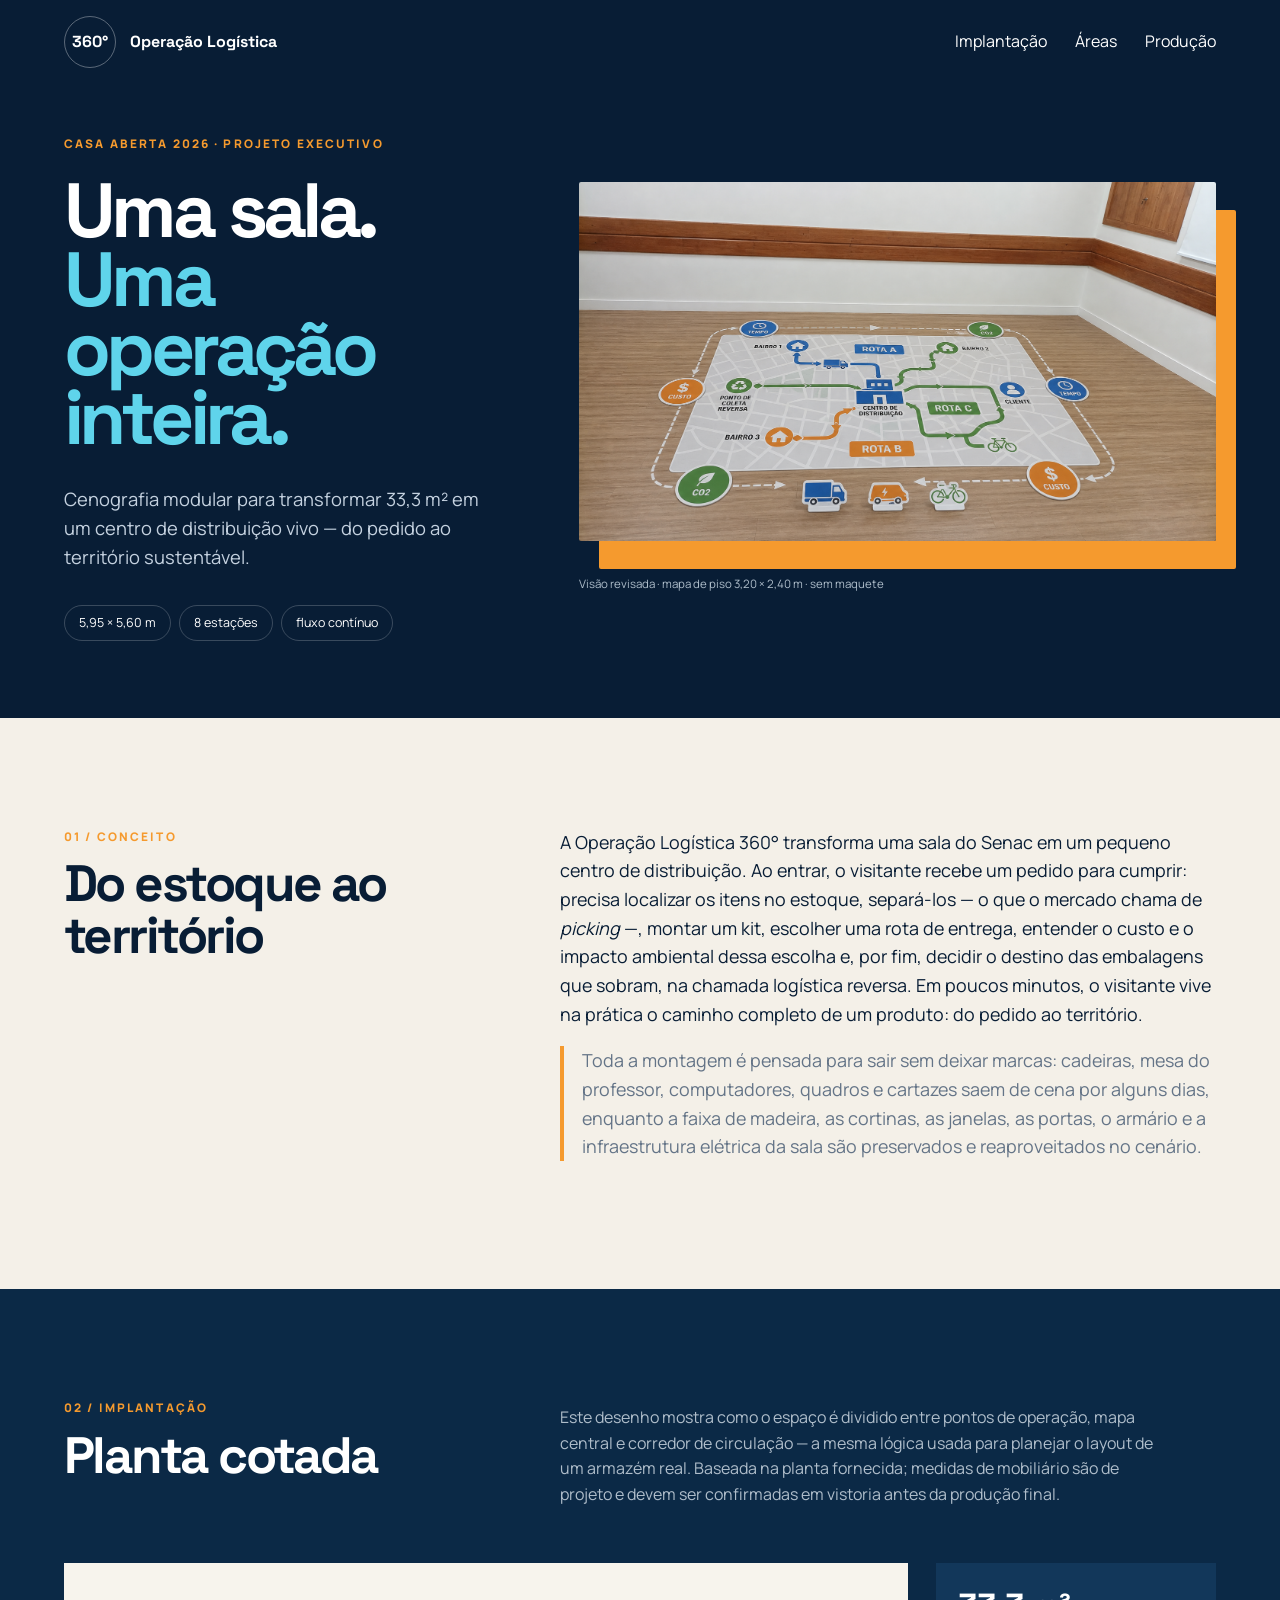
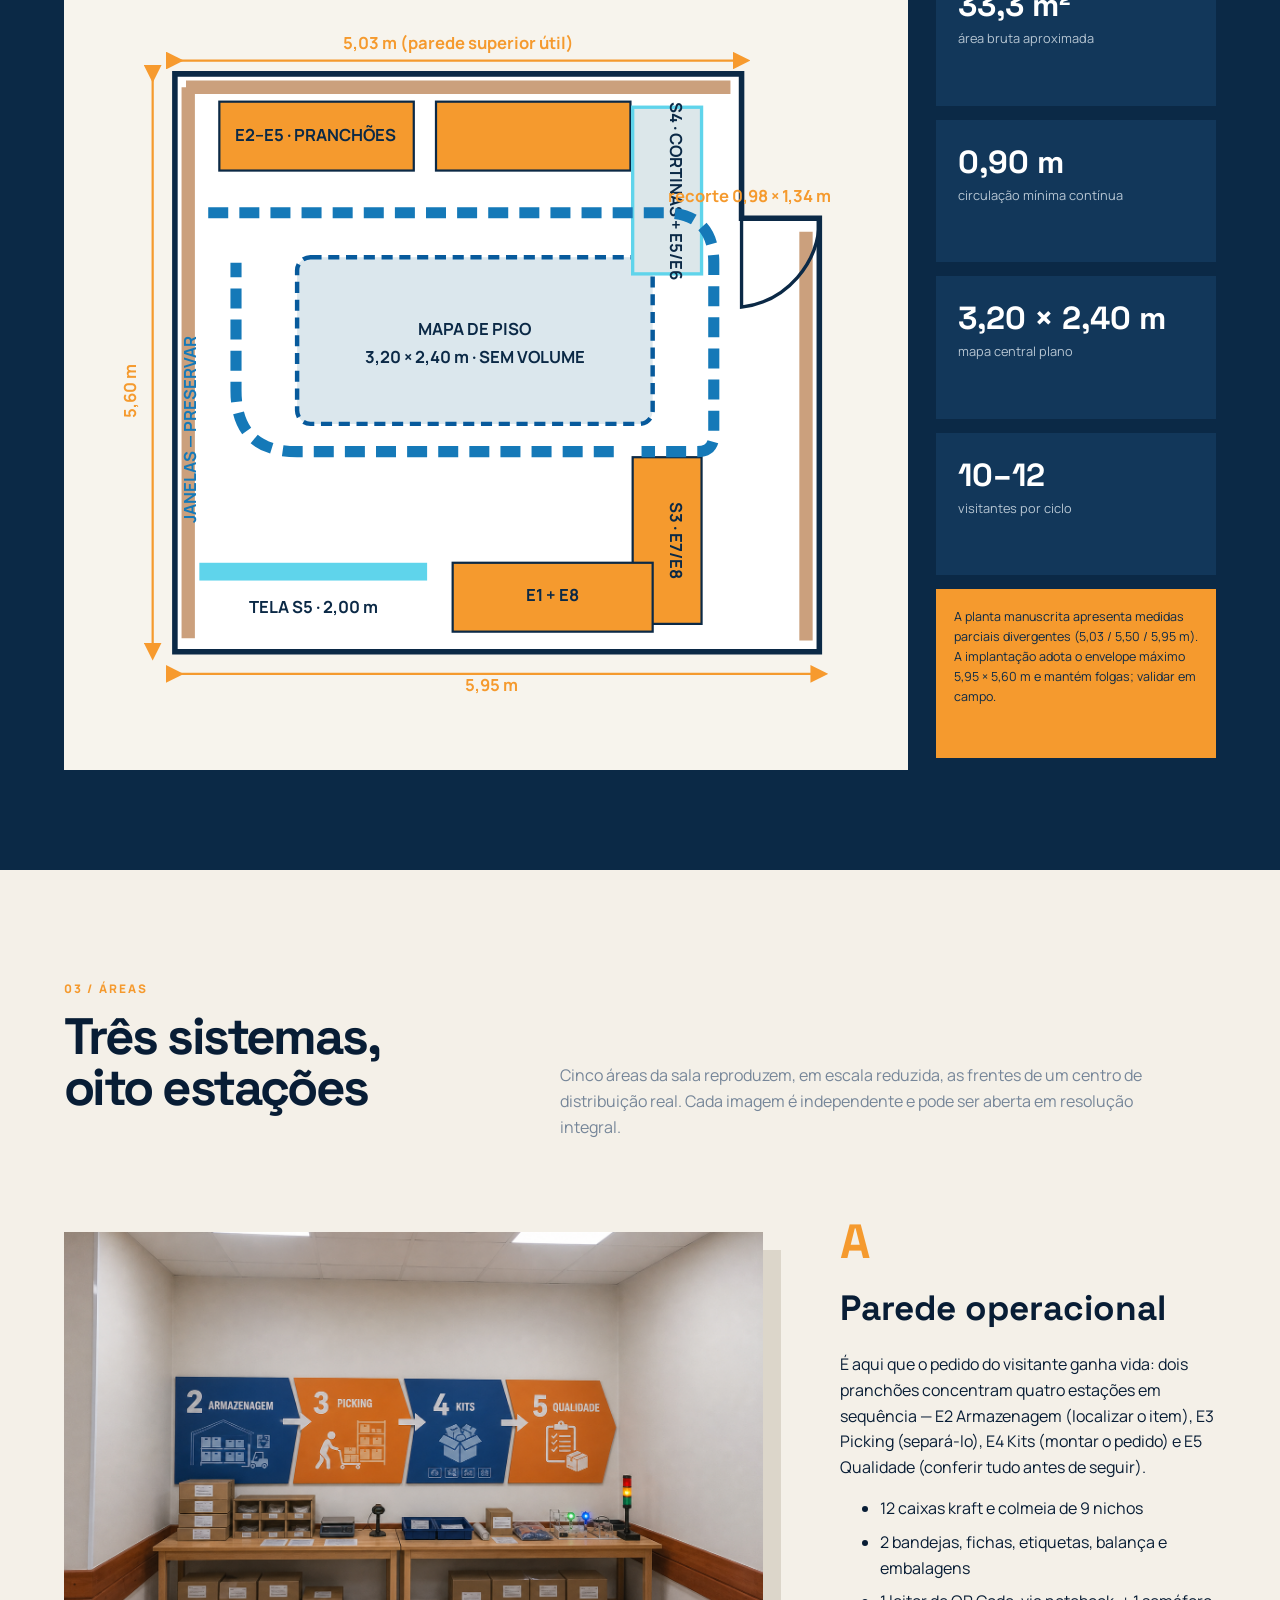
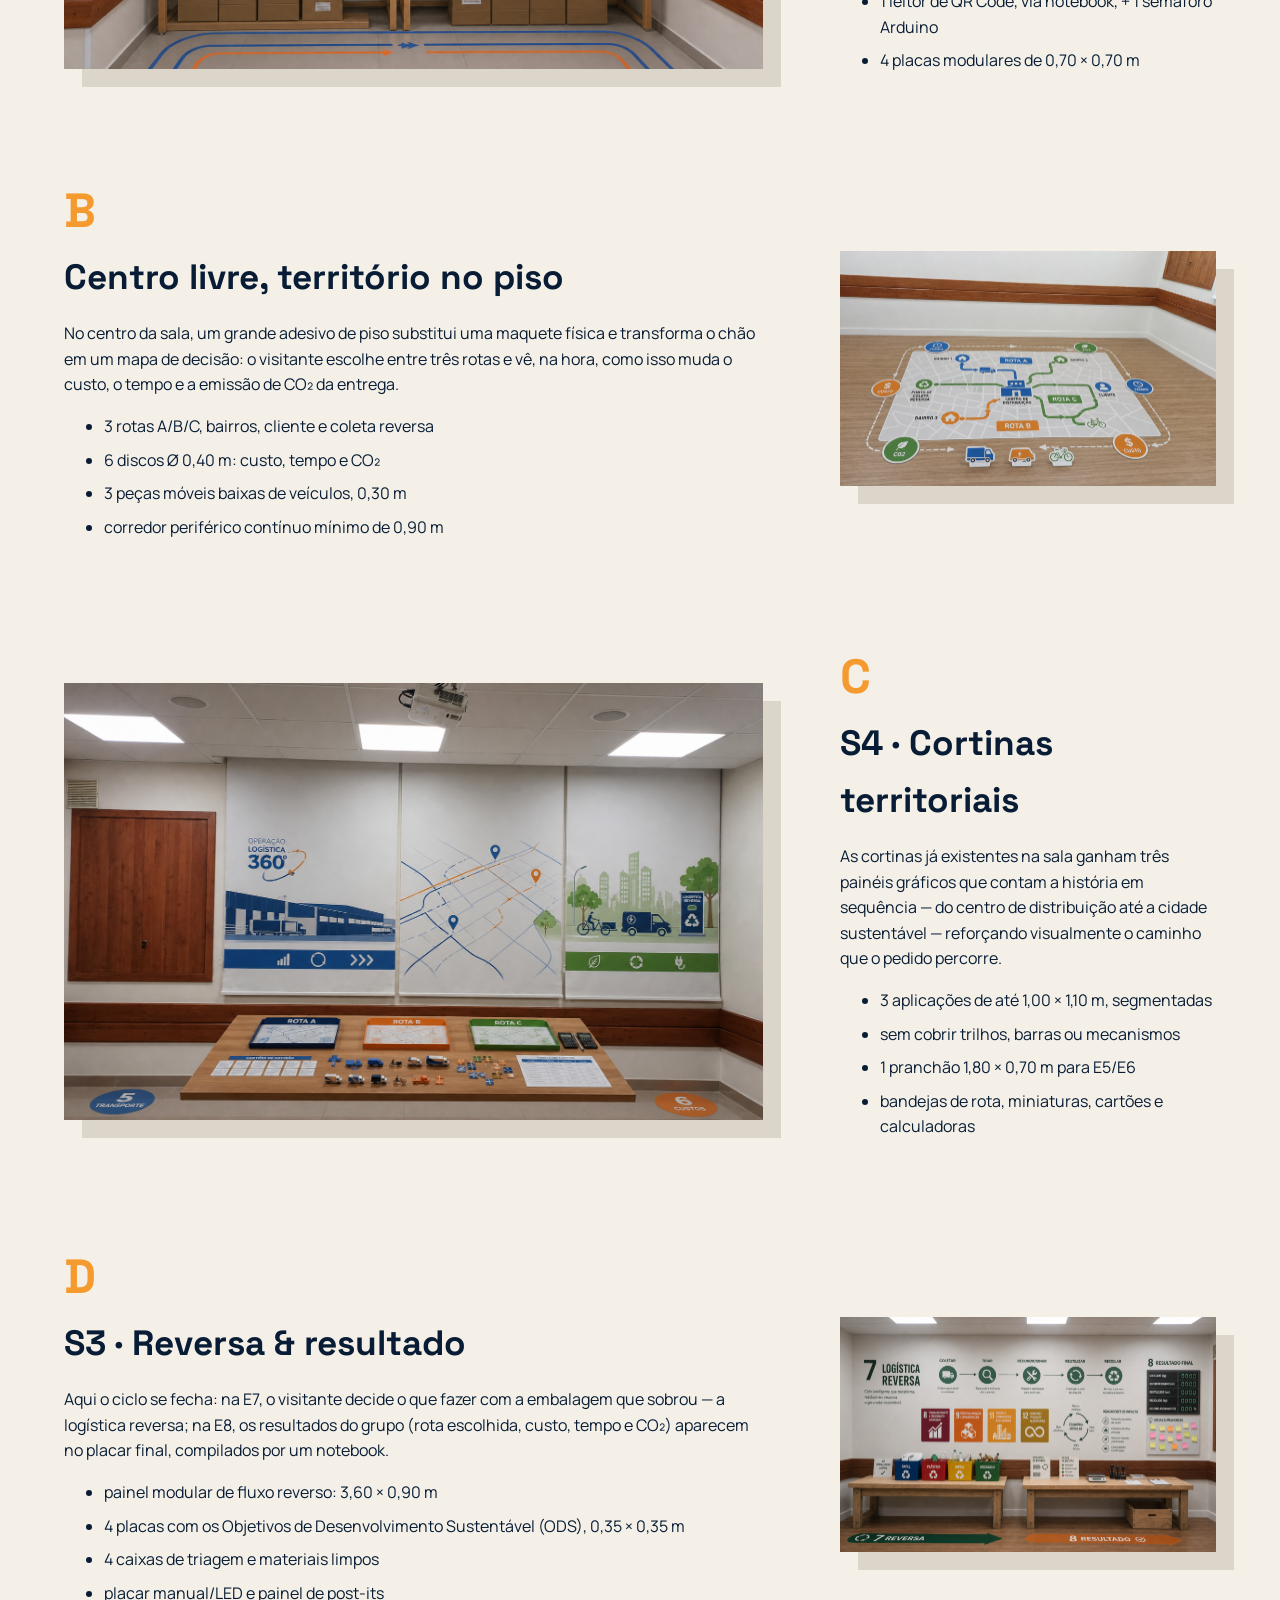
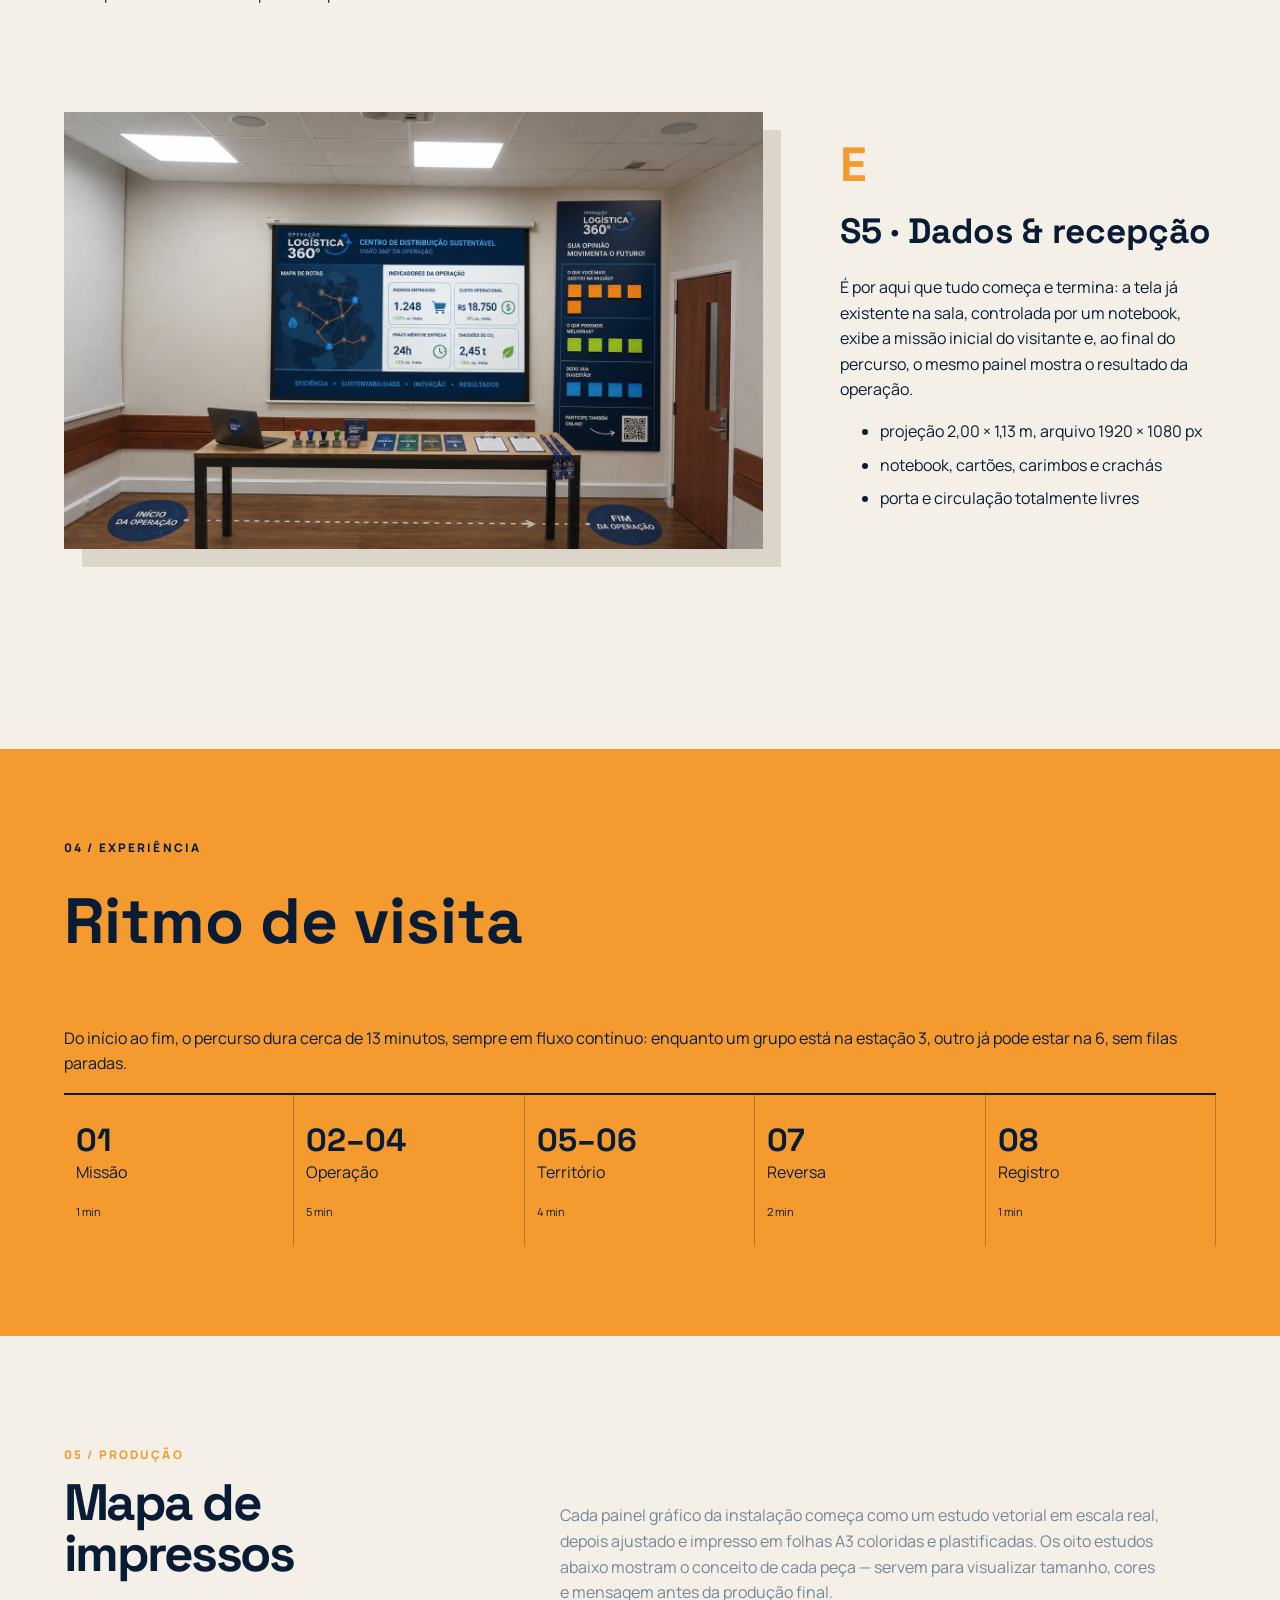
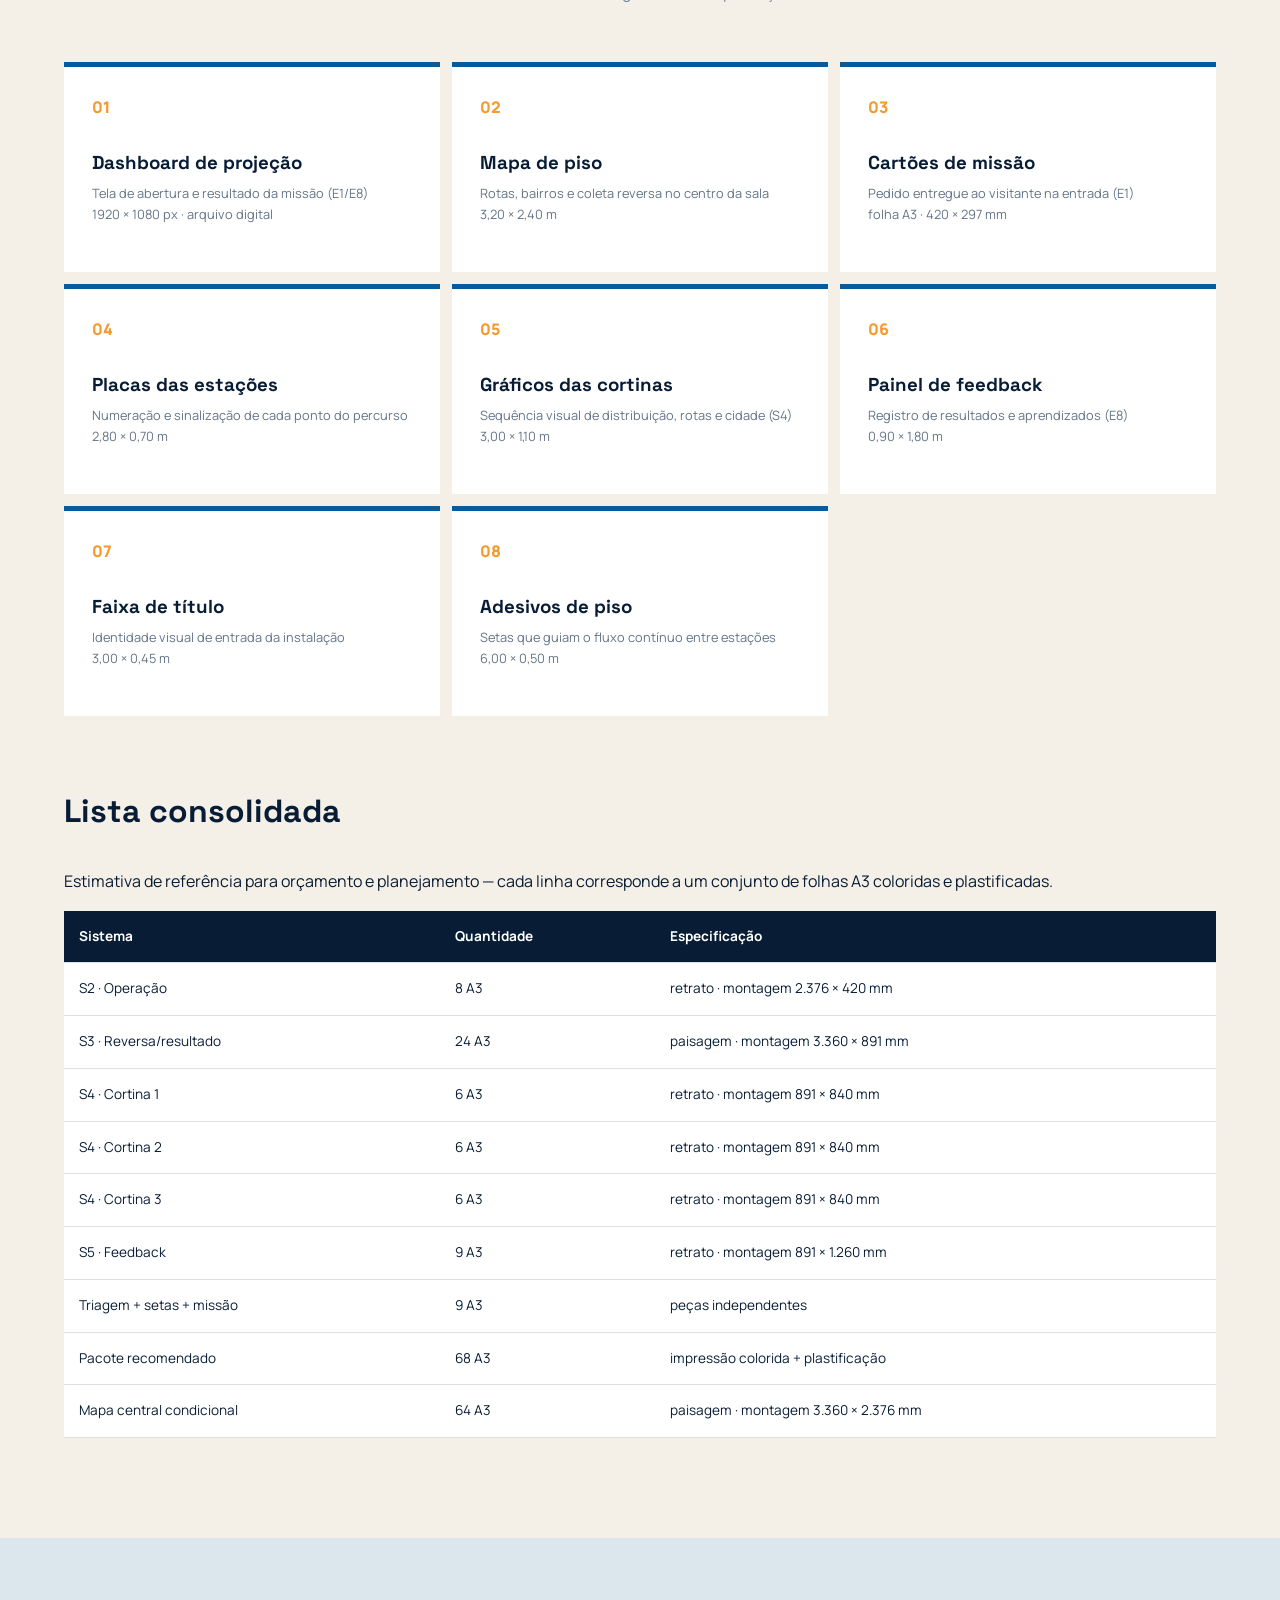
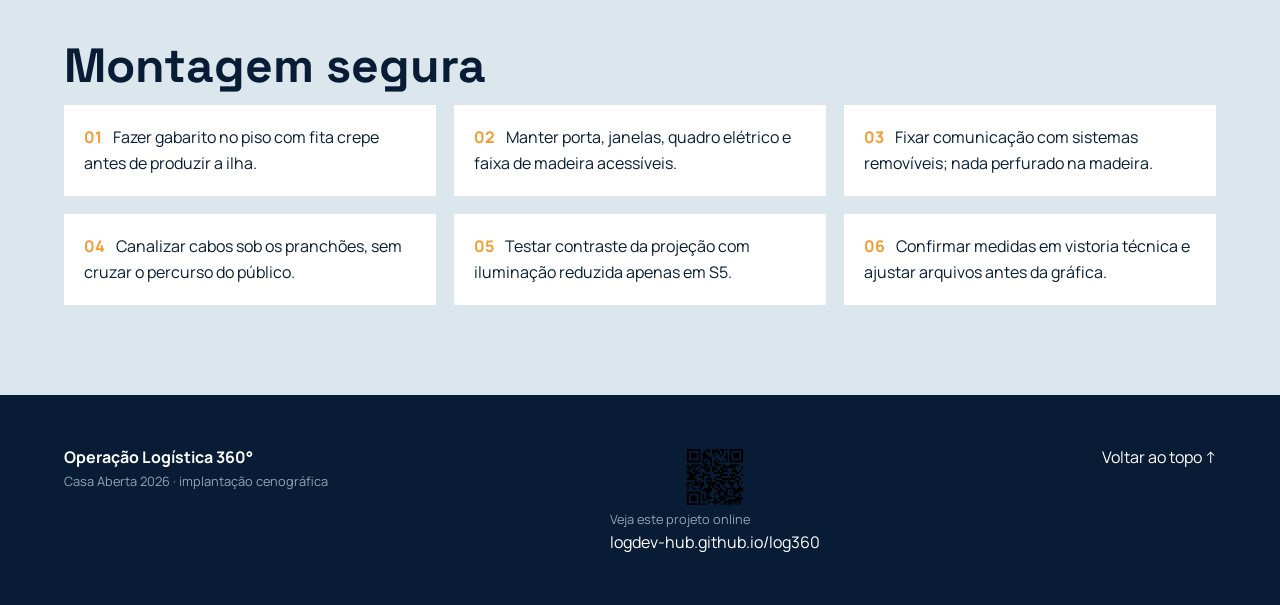
<file: index.html>
<!doctype html>
<html lang="pt-BR">
<head>
  <meta charset="utf-8">
  <meta name="viewport" content="width=device-width,initial-scale=1">
  <title>Implantação | Operação Logística 360°</title>
  <meta name="description" content="Projeto executivo de ambientação da Operação Logística 360° — Casa Aberta 2026.">
  <link rel="preconnect" href="https://fonts.googleapis.com">
  <link rel="preconnect" href="https://fonts.gstatic.com" crossorigin>
  <link href="https://fonts.googleapis.com/css2?family=Manrope:wght@400;600;700;800&family=Space+Grotesk:wght@500;600;700&display=swap" rel="stylesheet">
  <link rel="stylesheet" href="assets/css/style.css">
  <link rel="stylesheet" href="assets/css/revision.css">
</head>
<body>
  <header class="hero" id="topo">
    <nav><a class="brand" href="#topo"><span>360°</span> Operação Logística</a><div class="navlinks"><a href="#implantacao">Implantação</a><a href="#areas">Áreas</a><a href="#producao">Produção</a></div></nav>
    <div class="hero-grid">
      <div><p class="eyebrow">CASA ABERTA 2026 · PROJETO EXECUTIVO</p><h1>Uma sala.<br><em>Uma operação inteira.</em></h1><p class="lede">Cenografia modular para transformar 33,3 m² em um centro de distribuição vivo — do pedido ao território sustentável.</p><div class="chips"><span>5,95 × 5,60 m</span><span>8 estações</span><span>fluxo contínuo</span></div></div>
      <figure class="hero-shot"><img src="assets/images/render-centro-mapa-piso.png" alt="Mapa interativo de rotas aplicado no centro da sala"><figcaption>Visão revisada · mapa de piso 3,20 × 2,40 m · sem maquete</figcaption></figure>
    </div>
  </header>

  <main>
    <section class="intro"><div><p class="kicker">01 / CONCEITO</p><h2>Do estoque ao território</h2></div><div><p>A Operação Logística 360° transforma uma sala do Senac em um pequeno centro de distribuição. Ao entrar, o visitante recebe um pedido para cumprir: precisa localizar os itens no estoque, separá-los — o que o mercado chama de <em>picking</em> —, montar um kit, escolher uma rota de entrega, entender o custo e o impacto ambiental dessa escolha e, por fim, decidir o destino das embalagens que sobram, na chamada logística reversa. Em poucos minutos, o visitante vive na prática o caminho completo de um produto: do pedido ao território.</p><p class="note">Toda a montagem é pensada para sair sem deixar marcas: cadeiras, mesa do professor, computadores, quadros e cartazes saem de cena por alguns dias, enquanto a faixa de madeira, as cortinas, as janelas, as portas, o armário e a infraestrutura elétrica da sala são preservados e reaproveitados no cenário.</p></div></section>

    <section id="implantacao" class="dark-section"><div class="section-head"><div><p class="kicker">02 / IMPLANTAÇÃO</p><h2>Planta cotada</h2></div><p>Este desenho mostra como o espaço é dividido entre pontos de operação, mapa central e corredor de circulação — a mesma lógica usada para planejar o layout de um armazém real. Baseada na planta fornecida; medidas de mobiliário são de projeto e devem ser confirmadas em vistoria antes da produção final.</p></div>
      <div class="plan-layout"><div class="plan-card"><svg viewBox="0 0 720 680" role="img" aria-label="Planta esquemática cotada da sala">
        <defs><marker id="arr" markerWidth="8" markerHeight="8" refX="4" refY="4" orient="auto"><path d="M8 4 0 0v8z" fill="#f79a2e"/></marker></defs>
        <path class="room" d="M80 80H590V210H660V600H80Z"/><path class="wood" d="M90 92H580M92 92V588M648 222V590"/>
        <rect class="table" x="120" y="105" width="175" height="62"/><rect class="table" x="315" y="105" width="175" height="62"/><text x="207" y="140">E2–E5 · PRANCHÕES</text>
        <rect class="floor-map" x="190" y="245" width="320" height="150" rx="12"/><text x="350" y="315">MAPA DE PISO</text><text x="350" y="340">3,20 × 2,40 m · SEM VOLUME</text>
        <rect class="curtain" x="492" y="110" width="62" height="150"/><text transform="translate(526 185) rotate(90)">S4 · CORTINAS + E5/E6</text>
        <rect class="table" x="492" y="425" width="62" height="150"/><text transform="translate(526 500) rotate(90)">S3 · E7/E8</text>
        <rect class="screen" x="102" y="520" width="205" height="16"/><text x="205" y="565">TELA S5 · 2,00 m</text>
        <rect class="table" x="330" y="520" width="180" height="62"/><text x="420" y="554">E1 + E8</text>
        <path class="route" d="M110 205H520Q565 205 565 250V405Q565 420 550 420H500M475 420H190Q135 420 135 365V250"/>
        <text class="dim" x="335" y="58">5,03 m (parede superior útil)</text><line class="measure" x1="80" y1="68" x2="590" y2="68"/>
        <text class="dim" x="365" y="635">5,95 m</text><line class="measure" x1="80" y1="620" x2="660" y2="620"/>
        <text class="dim" transform="translate(45 365) rotate(-90)">5,60 m</text><line class="measure" x1="60" y1="80" x2="60" y2="600"/>
        <text class="dim" x="597" y="195">recorte 0,98 × 1,34 m</text><path class="door" d="M590 210v80a80 80 0 0 0 70-80"/>
        <text class="window" transform="translate(99 400) rotate(-90)">JANELAS — PRESERVAR</text>
      </svg></div>
      <aside class="metrics"><div><b>33,3 m²</b><span>área bruta aproximada</span></div><div><b>0,90 m</b><span>circulação mínima contínua</span></div><div><b>3,20 × 2,40 m</b><span>mapa central plano</span></div><div><b>10–12</b><span>visitantes por ciclo</span></div><p class="warning">A planta manuscrita apresenta medidas parciais divergentes (5,03 / 5,50 / 5,95 m). A implantação adota o envelope máximo 5,95 × 5,60 m e mantém folgas; validar em campo.</p></aside></div>
    </section>

    <section id="areas" class="areas"><div class="section-head"><div><p class="kicker">03 / ÁREAS</p><h2>Três sistemas, oito estações</h2></div><p>Cinco áreas da sala reproduzem, em escala reduzida, as frentes de um centro de distribuição real. Cada imagem é independente e pode ser aberta em resolução integral.</p></div>
      <article class="area-card"><a href="assets/images/render-parede-operacional.png" target="_blank"><img src="assets/images/render-parede-operacional.png" alt="Parede operacional com pranchões"></a><div><span class="num">A</span><h3>Parede operacional</h3><p>É aqui que o pedido do visitante ganha vida: dois pranchões concentram quatro estações em sequência — E2 Armazenagem (localizar o item), E3 Picking (separá-lo), E4 Kits (montar o pedido) e E5 Qualidade (conferir tudo antes de seguir).</p><ul><li>12 caixas kraft e colmeia de 9 nichos</li><li>2 bandejas, fichas, etiquetas, balança e embalagens</li><li>1 leitor de QR Code, via notebook, + 1 semáforo Arduino</li><li>4 placas modulares de 0,70 × 0,70 m</li></ul></div></article>
      <article class="area-card reverse"><a href="assets/images/render-centro-mapa-piso.png" target="_blank"><img src="assets/images/render-centro-mapa-piso.png" alt="Mapa interativo plano no centro da sala"></a><div><span class="num">B</span><h3>Centro livre, território no piso</h3><p>No centro da sala, um grande adesivo de piso substitui uma maquete física e transforma o chão em um mapa de decisão: o visitante escolhe entre três rotas e vê, na hora, como isso muda o custo, o tempo e a emissão de CO₂ da entrega.</p><ul><li>3 rotas A/B/C, bairros, cliente e coleta reversa</li><li>6 discos Ø 0,40 m: custo, tempo e CO₂</li><li>3 peças móveis baixas de veículos, 0,30 m</li><li>corredor periférico contínuo mínimo de 0,90 m</li></ul></div></article>
      <article class="area-card"><a href="assets/images/render-cortinas-s4.png" target="_blank"><img src="assets/images/render-cortinas-s4.png" alt="Cortinas de S4 decoradas com narrativa logística"></a><div><span class="num">C</span><h3>S4 · Cortinas territoriais</h3><p>As cortinas já existentes na sala ganham três painéis gráficos que contam a história em sequência — do centro de distribuição até a cidade sustentável — reforçando visualmente o caminho que o pedido percorre.</p><ul><li>3 aplicações de até 1,00 × 1,10 m, segmentadas</li><li>sem cobrir trilhos, barras ou mecanismos</li><li>1 pranchão 1,80 × 0,70 m para E5/E6</li><li>bandejas de rota, miniaturas, cartões e calculadoras</li></ul></div></article>
      <article class="area-card reverse"><a href="assets/images/render-fundo-s3.png" target="_blank"><img src="assets/images/render-fundo-s3.png" alt="Parede de fundo S3 com logística reversa e resultado"></a><div><span class="num">D</span><h3>S3 · Reversa & resultado</h3><p>Aqui o ciclo se fecha: na E7, o visitante decide o que fazer com a embalagem que sobrou — a logística reversa; na E8, os resultados do grupo (rota escolhida, custo, tempo e CO₂) aparecem no placar final, compilados por um notebook.</p><ul><li>painel modular de fluxo reverso: 3,60 × 0,90 m</li><li>4 placas com os Objetivos de Desenvolvimento Sustentável (ODS), 0,35 × 0,35 m</li><li>4 caixas de triagem e materiais limpos</li><li>placar manual/LED e painel de post-its</li></ul></div></article>
      <article class="area-card"><a href="assets/images/render-projecao.png" target="_blank"><img src="assets/images/render-projecao.png" alt="Tela de projeção e recepção"></a><div><span class="num">E</span><h3>S5 · Dados & recepção</h3><p>É por aqui que tudo começa e termina: a tela já existente na sala, controlada por um notebook, exibe a missão inicial do visitante e, ao final do percurso, o mesmo painel mostra o resultado da operação.</p><ul><li>projeção 2,00 × 1,13 m, arquivo 1920 × 1080 px</li><li>notebook, cartões, carimbos e crachás</li><li>porta e circulação totalmente livres</li></ul></div></article>
    </section>

    <section class="flow"><div><p class="kicker">04 / EXPERIÊNCIA</p><h2>Ritmo de visita</h2><p>Do início ao fim, o percurso dura cerca de 13 minutos, sempre em fluxo contínuo: enquanto um grupo está na estação 3, outro já pode estar na 6, sem filas paradas.</p></div><ol><li><b>01</b><span>Missão<small>1 min</small></span></li><li><b>02–04</b><span>Operação<small>5 min</small></span></li><li><b>05–06</b><span>Território<small>4 min</small></span></li><li><b>07</b><span>Reversa<small>2 min</small></span></li><li><b>08</b><span>Registro<small>1 min</small></span></li></ol></section>

    <section id="producao" class="production"><div class="section-head"><div><p class="kicker">05 / PRODUÇÃO</p><h2>Mapa de impressos</h2></div><p>Cada painel gráfico da instalação começa como um estudo vetorial em escala real, depois ajustado e impresso em folhas A3 coloridas e plastificadas. Os oito estudos abaixo mostram o conceito de cada peça — servem para visualizar tamanho, cores e mensagem antes da produção final.</p></div><div class="asset-grid">
      <a class="asset" href="assets/print/dashboard-projecao.svg" target="_blank"><span>01</span><h3>Dashboard de projeção</h3><p>Tela de abertura e resultado da missão (E1/E8)<br>1920 × 1080 px · arquivo digital</p></a>
      <a class="asset" href="assets/print/mapa-piso.svg" target="_blank"><span>02</span><h3>Mapa de piso</h3><p>Rotas, bairros e coleta reversa no centro da sala<br>3,20 × 2,40 m</p></a>
      <a class="asset" href="assets/print/cartoes-missao.svg" target="_blank"><span>03</span><h3>Cartões de missão</h3><p>Pedido entregue ao visitante na entrada (E1)<br>folha A3 · 420 × 297 mm</p></a>
      <a class="asset" href="assets/print/placas-estacoes.svg" target="_blank"><span>04</span><h3>Placas das estações</h3><p>Numeração e sinalização de cada ponto do percurso<br>2,80 × 0,70 m</p></a>
      <a class="asset" href="assets/print/graficos-cortinas-s4.svg" target="_blank"><span>05</span><h3>Gráficos das cortinas</h3><p>Sequência visual de distribuição, rotas e cidade (S4)<br>3,00 × 1,10 m</p></a>
      <a class="asset" href="assets/print/painel-feedback.svg" target="_blank"><span>06</span><h3>Painel de feedback</h3><p>Registro de resultados e aprendizados (E8)<br>0,90 × 1,80 m</p></a>
      <a class="asset" href="assets/print/faixa-titulo.svg" target="_blank"><span>07</span><h3>Faixa de título</h3><p>Identidade visual de entrada da instalação<br>3,00 × 0,45 m</p></a>
      <a class="asset" href="assets/print/adesivos-piso.svg" target="_blank"><span>08</span><h3>Adesivos de piso</h3><p>Setas que guiam o fluxo contínuo entre estações<br>6,00 × 0,50 m</p></a>
    </div>
    <div class="bill"><h3>Lista consolidada</h3><p>Estimativa de referência para orçamento e planejamento — cada linha corresponde a um conjunto de folhas A3 coloridas e plastificadas.</p><div class="table-wrap"><table><thead><tr><th>Sistema</th><th>Quantidade</th><th>Especificação</th></tr></thead><tbody>
      <tr><td>S2 · Operação</td><td>8 A3</td><td>retrato · montagem 2.376 × 420 mm</td></tr><tr><td>S3 · Reversa/resultado</td><td>24 A3</td><td>paisagem · montagem 3.360 × 891 mm</td></tr><tr><td>S4 · Cortina 1</td><td>6 A3</td><td>retrato · montagem 891 × 840 mm</td></tr><tr><td>S4 · Cortina 2</td><td>6 A3</td><td>retrato · montagem 891 × 840 mm</td></tr><tr><td>S4 · Cortina 3</td><td>6 A3</td><td>retrato · montagem 891 × 840 mm</td></tr><tr><td>S5 · Feedback</td><td>9 A3</td><td>retrato · montagem 891 × 1.260 mm</td></tr><tr><td>Triagem + setas + missão</td><td>9 A3</td><td>peças independentes</td></tr><tr><td>Pacote recomendado</td><td>68 A3</td><td>impressão colorida + plastificação</td></tr><tr><td>Mapa central condicional</td><td>64 A3</td><td>paisagem · montagem 3.360 × 2.376 mm</td></tr>
    </tbody></table></div></div></section>

    <section class="rules"><h2>Montagem segura</h2><div><p><b>01</b> Fazer gabarito no piso com fita crepe antes de produzir a ilha.</p><p><b>02</b> Manter porta, janelas, quadro elétrico e faixa de madeira acessíveis.</p><p><b>03</b> Fixar comunicação com sistemas removíveis; nada perfurado na madeira.</p><p><b>04</b> Canalizar cabos sob os pranchões, sem cruzar o percurso do público.</p><p><b>05</b> Testar contraste da projeção com iluminação reduzida apenas em S5.</p><p><b>06</b> Confirmar medidas em vistoria técnica e ajustar arquivos antes da gráfica.</p></div></section>
  </main>
  <footer><div><b>Operação Logística 360°</b><span>Casa Aberta 2026 · implantação cenográfica</span></div><div class="footer-qr"><img src="assets/images/qrcode-site.svg" alt="QR code para acessar o site do projeto" width="64" height="64"><div><span>Veja este projeto online</span><a href="https://logdev-hub.github.io/log360/" target="_blank" rel="noopener">logdev-hub.github.io/log360</a></div></div><a href="#topo">Voltar ao topo ↑</a></footer>
  <script src="assets/js/app.js"></script>
</body></html>
</file>
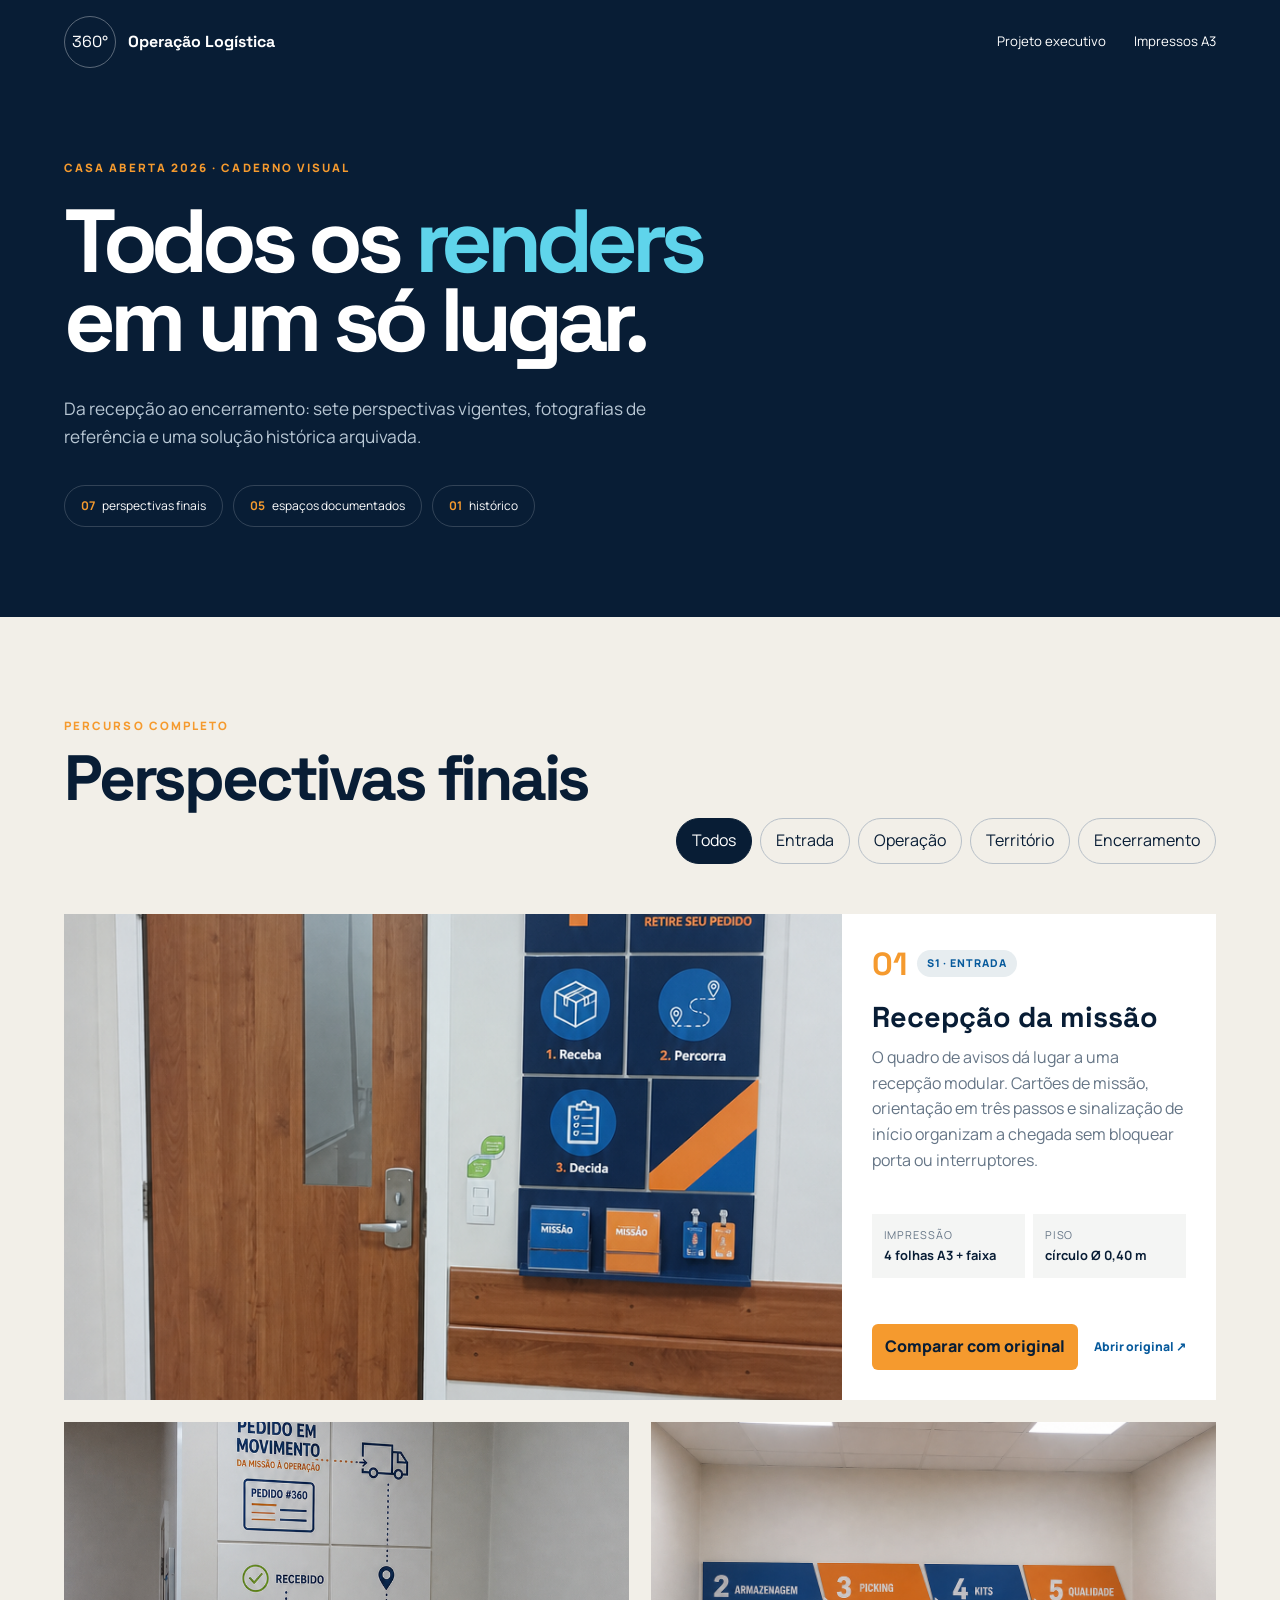
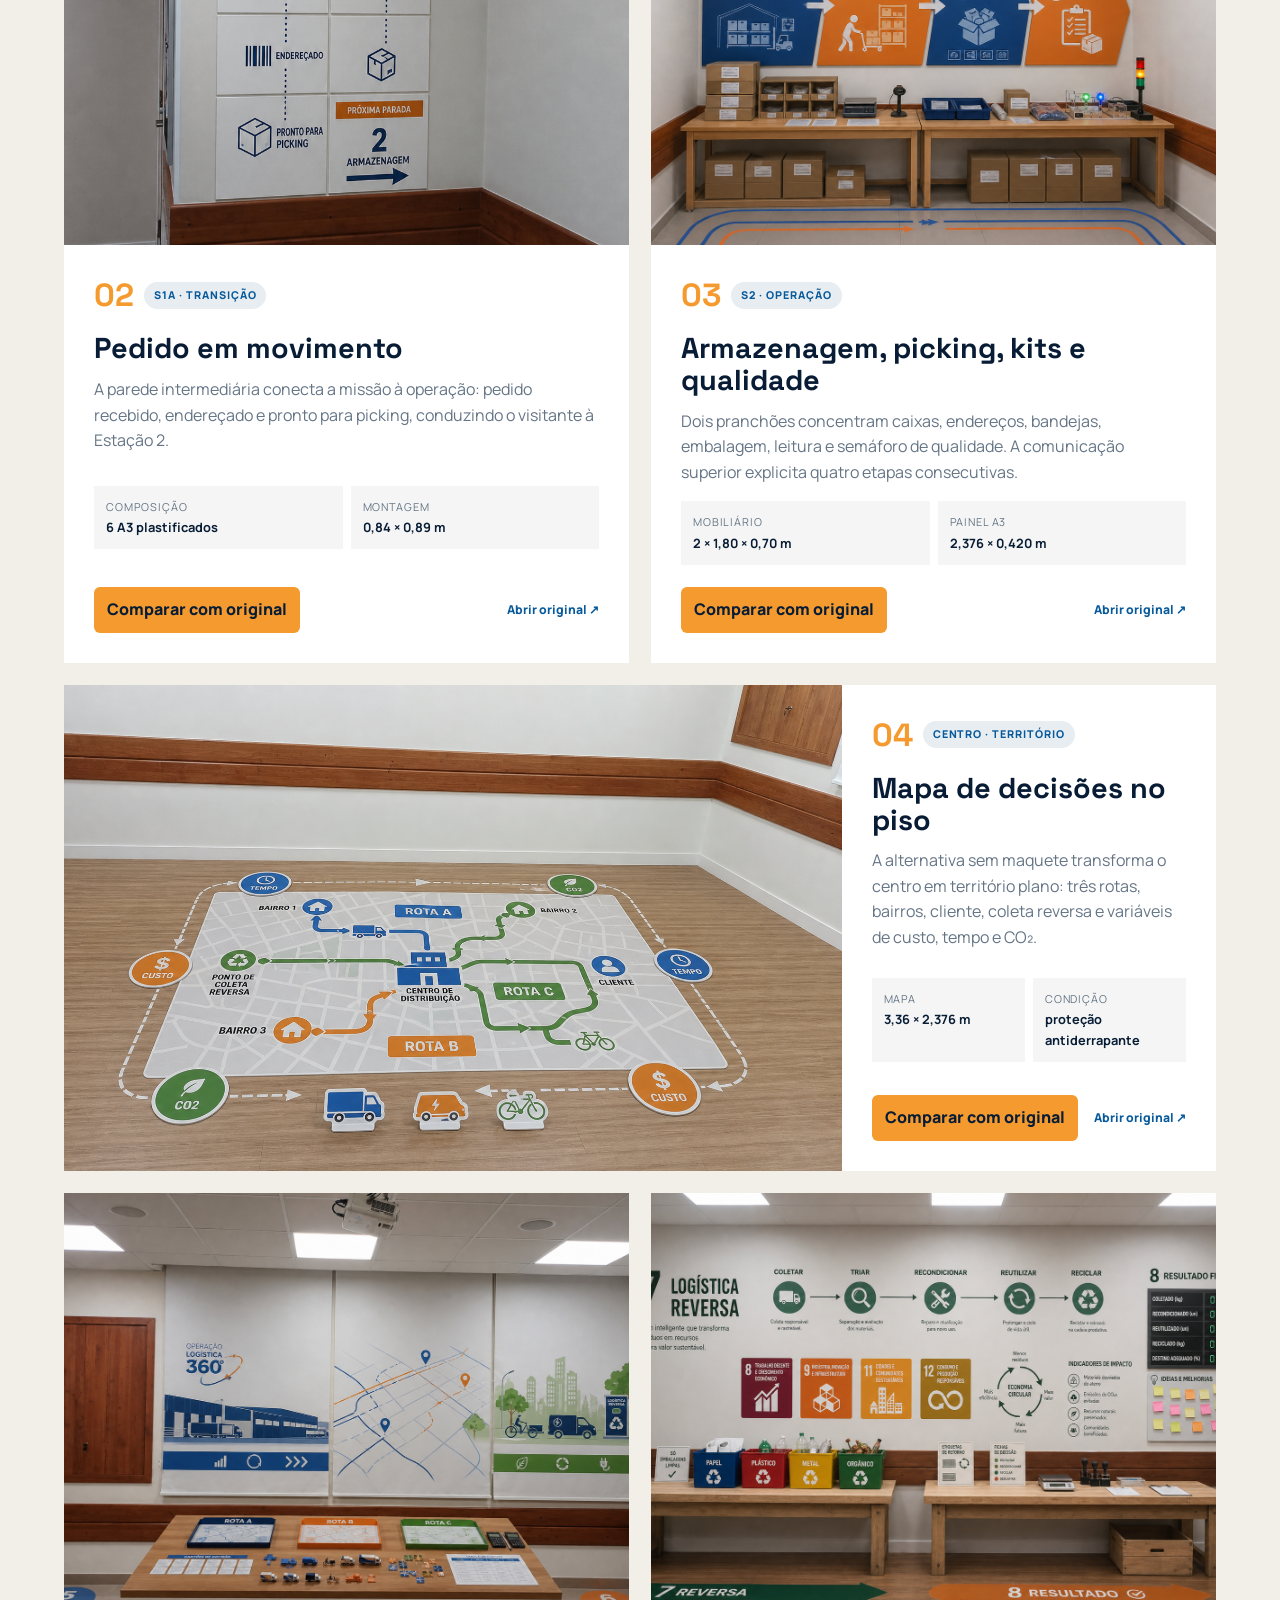
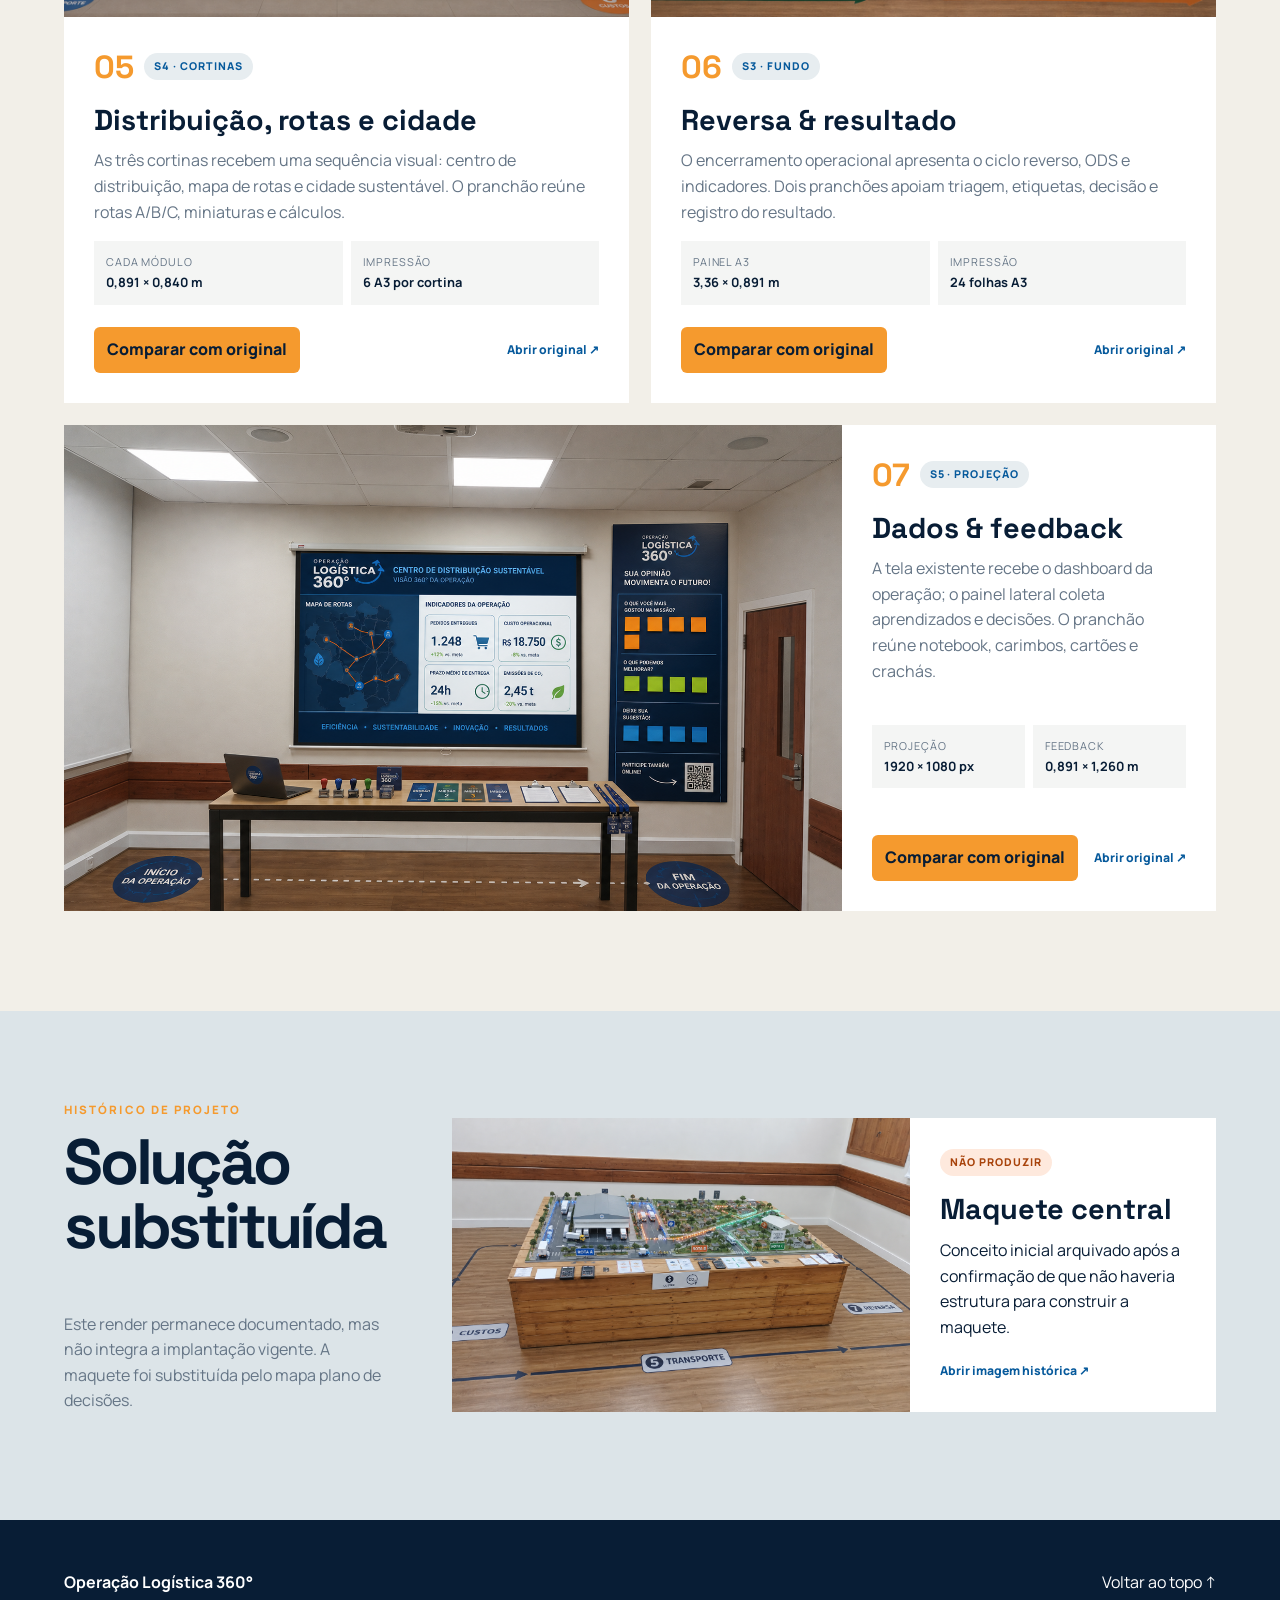
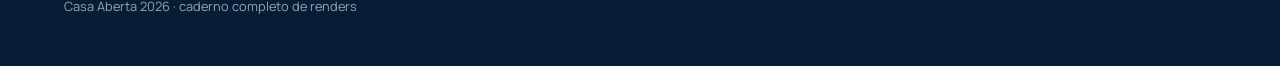
<file: renders.html>
<!doctype html>
<html lang="pt-BR">
<head>
  <meta charset="utf-8">
  <meta name="viewport" content="width=device-width,initial-scale=1">
  <meta name="description" content="Galeria completa de renders do projeto Operação Logística 360° — Casa Aberta 2026.">
  <title>Galeria de Renders | Operação Logística 360°</title>
  <link rel="preconnect" href="https://fonts.googleapis.com">
  <link rel="preconnect" href="https://fonts.gstatic.com" crossorigin>
  <link href="https://fonts.googleapis.com/css2?family=Manrope:wght@400;600;700;800&family=Space+Grotesk:wght@500;600;700&display=swap" rel="stylesheet">
  <link rel="stylesheet" href="assets/css/renders.css">
</head>
<body>
  <header class="top">
    <nav><a class="brand" href="index.html"><span>360°</span><b>Operação Logística</b></a><div><a href="index.html">Projeto executivo</a><a href="pacote-impressao-a3-v2/index.html">Impressos A3</a></div></nav>
    <div class="hero-copy"><p class="eyebrow">CASA ABERTA 2026 · CADERNO VISUAL</p><h1>Todos os <em>renders</em><br>em um só lugar.</h1><p>Da recepção ao encerramento: sete perspectivas vigentes, fotografias de referência e uma solução histórica arquivada.</p><div class="stats"><span><b>07</b> perspectivas finais</span><span><b>05</b> espaços documentados</span><span><b>01</b> histórico</span></div></div>
  </header>

  <main>
    <section class="toolbar" aria-label="Filtros da galeria"><div><p class="eyebrow">PERCURSO COMPLETO</p><h2>Perspectivas finais</h2></div><div class="filters"><button class="active" data-filter="all">Todos</button><button data-filter="entrada">Entrada</button><button data-filter="operacao">Operação</button><button data-filter="territorio">Território</button><button data-filter="encerramento">Encerramento</button></div></section>

    <section class="gallery" id="gallery">
      <article class="render-card feature" data-category="entrada">
        <button class="image-button" data-full="assets/images/render-s1-recepcao-missao.png" aria-label="Ampliar render S1"><img src="assets/images/render-s1-recepcao-missao.png" alt="Render da recepção da missão na entrada S1"></button>
        <div class="copy"><div class="meta"><span class="number">01</span><span class="tag">S1 · ENTRADA</span></div><h3>Recepção da missão</h3><p>O quadro de avisos dá lugar a uma recepção modular. Cartões de missão, orientação em três passos e sinalização de início organizam a chegada sem bloquear porta ou interruptores.</p><dl><div><dt>Impressão</dt><dd>4 folhas A3 + faixa</dd></div><div><dt>Piso</dt><dd>círculo Ø 0,40 m</dd></div></dl><div class="actions"><button class="compare" data-render="assets/images/render-s1-recepcao-missao.png" data-original="assets/images/S1.jpeg">Comparar com original</button><a href="assets/images/render-s1-recepcao-missao.png" target="_blank">Abrir original ↗</a></div></div>
      </article>

      <article class="render-card" data-category="entrada operacao">
        <button class="image-button" data-full="assets/images/render-s1a-transicao-s2.png" aria-label="Ampliar render S1A"><img src="assets/images/render-s1a-transicao-s2.png" alt="Render da transição entre S1 e S2"></button>
        <div class="copy"><div class="meta"><span class="number">02</span><span class="tag">S1A · TRANSIÇÃO</span></div><h3>Pedido em movimento</h3><p>A parede intermediária conecta a missão à operação: pedido recebido, endereçado e pronto para picking, conduzindo o visitante à Estação 2.</p><dl><div><dt>Composição</dt><dd>6 A3 plastificados</dd></div><div><dt>Montagem</dt><dd>0,84 × 0,89 m</dd></div></dl><div class="actions"><button class="compare" data-render="assets/images/render-s1a-transicao-s2.png" data-original="assets/images/S1A.jpeg">Comparar com original</button><a href="assets/images/render-s1a-transicao-s2.png" target="_blank">Abrir original ↗</a></div></div>
      </article>

      <article class="render-card" data-category="operacao">
        <button class="image-button" data-full="assets/images/render-parede-operacional.png" aria-label="Ampliar render S2"><img src="assets/images/render-parede-operacional.png" alt="Render da parede operacional S2"></button>
        <div class="copy"><div class="meta"><span class="number">03</span><span class="tag">S2 · OPERAÇÃO</span></div><h3>Armazenagem, picking, kits e qualidade</h3><p>Dois pranchões concentram caixas, endereços, bandejas, embalagem, leitura e semáforo de qualidade. A comunicação superior explicita quatro etapas consecutivas.</p><dl><div><dt>Mobiliário</dt><dd>2 × 1,80 × 0,70 m</dd></div><div><dt>Painel A3</dt><dd>2,376 × 0,420 m</dd></div></dl><div class="actions"><button class="compare" data-render="assets/images/render-parede-operacional.png" data-original="assets/images/S2.jpeg">Comparar com original</button><a href="assets/images/render-parede-operacional.png" target="_blank">Abrir original ↗</a></div></div>
      </article>

      <article class="render-card feature" data-category="territorio">
        <button class="image-button" data-full="assets/images/render-centro-mapa-piso.png" aria-label="Ampliar render do centro"><img src="assets/images/render-centro-mapa-piso.png" alt="Render do mapa interativo de piso no centro da sala"></button>
        <div class="copy"><div class="meta"><span class="number">04</span><span class="tag">CENTRO · TERRITÓRIO</span></div><h3>Mapa de decisões no piso</h3><p>A alternativa sem maquete transforma o centro em território plano: três rotas, bairros, cliente, coleta reversa e variáveis de custo, tempo e CO₂.</p><dl><div><dt>Mapa</dt><dd>3,36 × 2,376 m</dd></div><div><dt>Condição</dt><dd>proteção antiderrapante</dd></div></dl><div class="actions"><button class="compare" data-render="assets/images/render-centro-mapa-piso.png" data-original="assets/images/Centro-da-Sala.jpeg">Comparar com original</button><a href="assets/images/render-centro-mapa-piso.png" target="_blank">Abrir original ↗</a></div></div>
      </article>

      <article class="render-card" data-category="territorio">
        <button class="image-button" data-full="assets/images/render-cortinas-s4.png" aria-label="Ampliar render S4"><img src="assets/images/render-cortinas-s4.png" alt="Render das cortinas decoradas de S4"></button>
        <div class="copy"><div class="meta"><span class="number">05</span><span class="tag">S4 · CORTINAS</span></div><h3>Distribuição, rotas e cidade</h3><p>As três cortinas recebem uma sequência visual: centro de distribuição, mapa de rotas e cidade sustentável. O pranchão reúne rotas A/B/C, miniaturas e cálculos.</p><dl><div><dt>Cada módulo</dt><dd>0,891 × 0,840 m</dd></div><div><dt>Impressão</dt><dd>6 A3 por cortina</dd></div></dl><div class="actions"><button class="compare" data-render="assets/images/render-cortinas-s4.png" data-original="assets/images/S4.jpeg">Comparar com original</button><a href="assets/images/render-cortinas-s4.png" target="_blank">Abrir original ↗</a></div></div>
      </article>

      <article class="render-card" data-category="encerramento">
        <button class="image-button" data-full="assets/images/render-fundo-s3.png" aria-label="Ampliar render S3"><img src="assets/images/render-fundo-s3.png" alt="Render da parede de logística reversa S3"></button>
        <div class="copy"><div class="meta"><span class="number">06</span><span class="tag">S3 · FUNDO</span></div><h3>Reversa & resultado</h3><p>O encerramento operacional apresenta o ciclo reverso, ODS e indicadores. Dois pranchões apoiam triagem, etiquetas, decisão e registro do resultado.</p><dl><div><dt>Painel A3</dt><dd>3,36 × 0,891 m</dd></div><div><dt>Impressão</dt><dd>24 folhas A3</dd></div></dl><div class="actions"><button class="compare" data-render="assets/images/render-fundo-s3.png" data-original="assets/images/S3.jpeg">Comparar com original</button><a href="assets/images/render-fundo-s3.png" target="_blank">Abrir original ↗</a></div></div>
      </article>

      <article class="render-card feature" data-category="encerramento">
        <button class="image-button" data-full="assets/images/render-projecao.png" aria-label="Ampliar render S5"><img src="assets/images/render-projecao.png" alt="Render da projeção e painel de feedback S5"></button>
        <div class="copy"><div class="meta"><span class="number">07</span><span class="tag">S5 · PROJEÇÃO</span></div><h3>Dados & feedback</h3><p>A tela existente recebe o dashboard da operação; o painel lateral coleta aprendizados e decisões. O pranchão reúne notebook, carimbos, cartões e crachás.</p><dl><div><dt>Projeção</dt><dd>1920 × 1080 px</dd></div><div><dt>Feedback</dt><dd>0,891 × 1,260 m</dd></div></dl><div class="actions"><button class="compare" data-render="assets/images/render-projecao.png" data-original="assets/images/S5.jpeg">Comparar com original</button><a href="assets/images/render-projecao.png" target="_blank">Abrir original ↗</a></div></div>
      </article>
    </section>

    <section class="archive"><div><p class="eyebrow">HISTÓRICO DE PROJETO</p><h2>Solução substituída</h2><p>Este render permanece documentado, mas não integra a implantação vigente. A maquete foi substituída pelo mapa plano de decisões.</p></div><article><button class="image-button" data-full="assets/images/render-centro.png" aria-label="Ampliar render histórico"><img src="assets/images/render-centro.png" alt="Render histórico da maquete central"></button><div><span class="tag muted">NÃO PRODUZIR</span><h3>Maquete central</h3><p>Conceito inicial arquivado após a confirmação de que não haveria estrutura para construir a maquete.</p><a href="assets/images/render-centro.png" target="_blank">Abrir imagem histórica ↗</a></div></article></section>
  </main>

  <dialog id="lightbox"><button class="close" aria-label="Fechar">×</button><img alt="Visualização ampliada do render"><p></p></dialog>
  <dialog id="comparison"><button class="close" aria-label="Fechar">×</button><div class="compare-grid"><figure><figcaption>ANTES · ESPAÇO ORIGINAL</figcaption><img class="before" alt="Fotografia original"></figure><figure><figcaption>DEPOIS · PROPOSTA</figcaption><img class="after" alt="Render do projeto"></figure></div></dialog>

  <footer><div><b>Operação Logística 360°</b><span>Casa Aberta 2026 · caderno completo de renders</span></div><a href="#top">Voltar ao topo ↑</a></footer>
  <script src="assets/js/renders.js"></script>
</body>
</html>
</file>
<file: assets/css/style.css>
:root{--ink:#081d35;--blue:#075a9c;--cyan:#5fd4eb;--orange:#f59a2e;--paper:#f4f0e8;--white:#fff;--muted:#647487}*{box-sizing:border-box}html{scroll-behavior:smooth}body{margin:0;background:var(--paper);color:var(--ink);font:16px/1.6 Manrope,Arial,sans-serif}a{color:inherit;text-decoration:none}img{display:block;width:100%}h1,h2,h3,p{margin-top:0}h1,h2,h3,.brand{font-family:"Space Grotesk",sans-serif}nav{height:84px;display:flex;align-items:center;justify-content:space-between;max-width:1440px;margin:auto;padding:0 5vw}.brand{font-weight:700}.brand span{display:inline-grid;place-items:center;width:52px;height:52px;border:1px solid #ffffff55;border-radius:50%;margin-right:10px}.navlinks{display:flex;gap:28px;align-items:center}.ghost{border:1px solid #ffffff77;background:transparent;color:#fff;border-radius:99px;padding:10px 18px}.hero{background:var(--ink);color:#fff;padding-bottom:6vw}.hero-grid{max-width:1440px;margin:4vw auto 0;padding:0 5vw;display:grid;grid-template-columns:.8fr 1.2fr;gap:7vw;align-items:center}.eyebrow,.kicker{font-size:.74rem;font-weight:800;letter-spacing:.18em;color:var(--orange)}h1{font-size:clamp(3.4rem,6vw,7rem);line-height:.9;letter-spacing:-.06em;margin:22px 0 32px}h1 em{font-style:normal;color:var(--cyan)}.lede{font-size:1.15rem;color:#c4d1df;max-width:590px}.chips{display:flex;gap:8px;flex-wrap:wrap;margin-top:32px}.chips span{border:1px solid #ffffff33;border-radius:99px;padding:7px 14px;font-size:.78rem}.hero-shot{margin:0;position:relative}.hero-shot img{border-radius:2px;box-shadow:20px 28px 0 #f59a2e}.hero-shot figcaption{font-size:.72rem;color:#aebdca;margin-top:34px}.intro,.section-head{max-width:1280px;margin:auto;display:grid;grid-template-columns:.75fr 1.25fr;gap:8vw;padding:110px 5vw}.intro h2,.section-head h2{font-size:clamp(2.3rem,4vw,4.7rem);line-height:1;letter-spacing:-.05em}.intro>div:last-child{font-size:1.12rem}.note{border-left:4px solid var(--orange);padding-left:18px;color:var(--muted)}.dark-section{background:#0b2946;color:#fff;padding-bottom:100px}.dark-section .section-head{padding-bottom:40px}.section-head>p{color:#768699;align-self:end;max-width:600px}.dark-section .section-head>p{color:#afbdca}.plan-layout{max-width:1280px;margin:auto;padding:0 5vw;display:grid;grid-template-columns:1fr 280px;gap:28px}.plan-card{background:#f7f4ed;padding:22px}.plan-card svg{width:100%}.room{fill:#fff;stroke:#0b2946;stroke-width:5}.wood{stroke:#b67947;stroke-width:12;opacity:.7}.table{fill:#f59a2e;stroke:#0b2946;stroke-width:2}.island{fill:#0b2946;stroke:#5fd4eb;stroke-width:4}.screen{fill:#5fd4eb}.plan-card text{font:700 15px Manrope;fill:#0b2946;text-anchor:middle}.plan-card .island+text,.plan-card .island+text+text{fill:#fff}.measure{stroke:#f59a2e;stroke-width:2;marker-start:url(#arr);marker-end:url(#arr)}.dim{fill:#f59a2e!important}.route{fill:none;stroke:#1579b8;stroke-width:10;stroke-dasharray:18 10}.door{fill:none;stroke:#0b2946;stroke-width:3}.window{fill:#1579b8!important}.metrics{display:grid;gap:14px}.metrics div{background:#12375a;padding:22px}.metrics b{display:block;font:700 2rem "Space Grotesk"}.metrics span{color:#b6c5d2;font-size:.8rem}.warning{background:#f59a2e;color:#0b2946;padding:18px;font-size:.78rem}.areas{padding:0 0 110px}.areas .section-head{padding-bottom:55px}.area-card{max-width:1280px;margin:0 auto 90px;padding:0 5vw;display:grid;grid-template-columns:1.3fr .7fr;gap:6vw;align-items:center}.area-card.reverse>a{order:2}.area-card img{aspect-ratio:16/10;object-fit:cover;box-shadow:18px 18px 0 #dcd6ca}.area-card h3{font-size:2.2rem;margin:8px 0 16px}.num{font:700 3rem "Space Grotesk";color:var(--orange)}.area-card li{margin:8px 0}.flow{background:var(--orange);padding:90px 5vw}.flow>div,.flow ol{max-width:1280px;margin:auto}.flow h2{font-size:4rem}.flow .kicker{color:var(--ink)}.flow ol{list-style:none;padding:0;display:grid;grid-template-columns:repeat(5,1fr);border-top:2px solid var(--ink)}.flow li{padding:25px 12px;border-right:1px solid #081d3544}.flow li b,.flow li span,.flow small{display:block}.flow li b{font:700 2rem "Space Grotesk"}.flow small{font-size:.7rem;margin-top:18px}.production{padding-bottom:100px}.production .section-head{padding-bottom:40px}.asset-grid{max-width:1280px;margin:auto;padding:0 5vw;display:grid;grid-template-columns:repeat(3,1fr);gap:12px}.asset{background:#fff;padding:28px;min-height:210px;border-top:5px solid var(--blue);transition:.2s}.asset:hover{transform:translateY(-5px);border-color:var(--orange)}.asset span{color:var(--orange);font-weight:800}.asset h3{margin:28px 0 5px}.asset p{color:var(--muted);font-size:.8rem}.bill{max-width:1280px;margin:70px auto 0;padding:0 5vw}.bill h3{font-size:2rem}.table-wrap{overflow:auto}table{width:100%;border-collapse:collapse;background:#fff}th,td{text-align:left;padding:15px;border-bottom:1px solid #dde1e5;font-size:.85rem}th{background:var(--ink);color:#fff}.rules{background:#dbe7ed;padding:90px 5vw}.rules h2,.rules>div{max-width:1280px;margin:0 auto}.rules h2{font-size:3rem}.rules>div{display:grid;grid-template-columns:repeat(3,1fr);gap:18px}.rules p{background:#fff;padding:20px;margin:0}.rules b{color:var(--orange);margin-right:8px}footer{background:var(--ink);color:#fff;padding:50px 5vw;display:flex;justify-content:space-between}footer span{display:block;color:#91a4b5;font-size:.8rem}@media(max-width:850px){.navlinks a{display:none}.hero-grid,.intro,.section-head,.plan-layout,.area-card{grid-template-columns:1fr}.hero-grid{gap:60px}.hero-shot img{box-shadow:10px 12px 0 var(--orange)}.area-card.reverse>a{order:0}.flow ol{grid-template-columns:1fr}.asset-grid,.rules>div{grid-template-columns:1fr}.section-head,.intro{padding:75px 5vw}.plan-layout{padding:0 3vw}.metrics{grid-template-columns:1fr 1fr}}@media print{nav,.ghost{display:none}.hero{padding-top:30px}.hero-grid{margin-top:0}.area-card{break-inside:avoid}.dark-section{break-before:page}.production{break-before:page}}
</file>
<file: assets/css/revision.css>
.floor-map{fill:#dbe7ed;stroke:#075a9c;stroke-width:4;stroke-dasharray:10 6}.curtain{fill:#dce7ea;stroke:#5fd4eb;stroke-width:3}.plan-card .floor-map+text,.plan-card .floor-map+text+text{fill:#0b2946}
</file>
<file: assets/css/renders.css>
:root{--ink:#081d35;--blue:#075a9c;--orange:#f59a2e;--cyan:#5fd4eb;--paper:#f2efe8;--muted:#657586}*{box-sizing:border-box}html{scroll-behavior:smooth}body{margin:0;background:var(--paper);color:var(--ink);font:16px/1.6 Manrope,Arial,sans-serif}a{color:inherit;text-decoration:none}button{font:inherit}img{display:block;width:100%}h1,h2,h3,p{margin-top:0}h1,h2,h3,.brand{font-family:"Space Grotesk",sans-serif}.top{background:var(--ink);color:#fff;padding-bottom:90px}nav{height:84px;max-width:1380px;margin:auto;padding:0 5vw;display:flex;align-items:center;justify-content:space-between}.brand{display:flex;align-items:center;gap:12px}.brand span{width:52px;height:52px;border:1px solid #ffffff55;border-radius:50%;display:grid;place-items:center}.brand+div{display:flex;gap:28px;font-size:.83rem}.hero-copy{max-width:1380px;margin:75px auto 0;padding:0 5vw}.eyebrow{font-size:.72rem;font-weight:800;letter-spacing:.18em;color:var(--orange)}h1{font-size:clamp(3.6rem,7vw,7.8rem);line-height:.88;letter-spacing:-.07em;max-width:1000px;margin:25px 0 35px}h1 em{color:var(--cyan);font-style:normal}.hero-copy>p:not(.eyebrow){max-width:640px;color:#b8c7d4;font-size:1.08rem}.stats{display:flex;gap:10px;flex-wrap:wrap;margin-top:35px}.stats span{border:1px solid #ffffff2b;padding:10px 16px;border-radius:99px;font-size:.75rem}.stats b{color:var(--orange);margin-right:5px}.toolbar{max-width:1280px;margin:auto;padding:100px 5vw 50px;display:flex;align-items:end;justify-content:space-between;gap:30px}.toolbar h2,.archive h2{font-size:clamp(2.6rem,5vw,5rem);line-height:1;letter-spacing:-.05em}.filters{display:flex;gap:8px;flex-wrap:wrap;justify-content:flex-end}.filters button{border:1px solid #b8c0c8;background:transparent;color:var(--ink);border-radius:99px;padding:9px 15px;cursor:pointer}.filters button.active{background:var(--ink);color:#fff;border-color:var(--ink)}.gallery{max-width:1280px;margin:auto;padding:0 5vw 100px;display:grid;grid-template-columns:1fr 1fr;gap:22px}.render-card{background:#fff;display:grid;grid-template-rows:auto 1fr;transition:.25s}.render-card.feature{grid-column:1/-1;grid-template-columns:1.35fr .65fr}.render-card.hidden{display:none}.image-button{border:0;padding:0;background:#d9d9d9;cursor:zoom-in;overflow:hidden}.image-button img{height:100%;aspect-ratio:16/10;object-fit:cover;transition:.4s}.render-card:not(.feature) .image-button img{aspect-ratio:4/3}.image-button:hover img{transform:scale(1.015)}.copy{padding:30px;display:flex;flex-direction:column}.meta{display:flex;align-items:center;gap:10px}.number{font:700 2rem "Space Grotesk";color:var(--orange)}.tag{display:inline-block;border-radius:99px;background:#e7edf0;color:var(--blue);padding:5px 10px;font-size:.67rem;font-weight:800;letter-spacing:.09em}.tag.muted{background:#fee9dd;color:#a8430b}.copy h3,.archive article h3{font-size:1.8rem;line-height:1.1;margin:18px 0 12px}.copy>p{color:var(--muted)}dl{display:grid;grid-template-columns:1fr 1fr;gap:8px;margin:auto 0 22px}dl div{background:#f4f5f4;padding:12px}dt{color:var(--muted);font-size:.68rem;text-transform:uppercase;letter-spacing:.08em}dd{margin:2px 0 0;font-weight:700;font-size:.8rem}.actions{margin-top:auto;display:flex;align-items:center;justify-content:space-between;gap:15px}.actions button{border:0;background:var(--orange);color:var(--ink);font-weight:800;padding:10px 13px;border-radius:6px;cursor:pointer}.actions a,.archive article a{font-size:.76rem;font-weight:800;color:var(--blue)}.archive{background:#dce4e8;padding:90px max(5vw,calc((100vw - 1280px)/2 + 5vw));display:grid;grid-template-columns:.6fr 1.4fr;gap:60px;align-items:center}.archive>div>p:last-child{color:var(--muted)}.archive article{background:#fff;display:grid;grid-template-columns:1.2fr .8fr}.archive article>div{padding:30px}.archive .image-button img{aspect-ratio:16/10;object-fit:cover}dialog{width:min(94vw,1500px);max-width:none;border:0;padding:0;background:#07182a;color:#fff;box-shadow:0 30px 90px #0009}dialog::backdrop{background:#020912e8}.close{position:absolute;right:14px;top:10px;z-index:2;border:0;background:#fff;color:var(--ink);width:42px;height:42px;border-radius:50%;font-size:1.5rem;cursor:pointer}#lightbox img{max-height:88vh;object-fit:contain}#lightbox p{padding:10px 20px;margin:0}.compare-grid{display:grid;grid-template-columns:1fr 1fr;gap:2px}.compare-grid figure{margin:0;background:#fff;color:var(--ink)}.compare-grid figcaption{padding:14px 18px;font-size:.72rem;font-weight:800;letter-spacing:.12em}.compare-grid img{height:80vh;object-fit:contain;background:#111}footer{background:var(--ink);color:#fff;padding:50px 5vw;display:flex;justify-content:space-between}footer span{display:block;color:#91a4b5;font-size:.8rem}@media(max-width:900px){.toolbar{align-items:start;flex-direction:column}.filters{justify-content:flex-start}.gallery{grid-template-columns:1fr}.render-card.feature{grid-column:auto;grid-template-columns:1fr}.archive{grid-template-columns:1fr}.archive article{grid-template-columns:1fr}.compare-grid{grid-template-columns:1fr}.compare-grid img{height:42vh}.brand+div a:first-child{display:none}}@media(max-width:560px){nav{padding:0 20px}.brand+div{display:none}.hero-copy{padding:0 20px}.gallery,.toolbar{padding-left:20px;padding-right:20px}.copy{padding:23px}.actions{align-items:start;flex-direction:column}.archive{padding:70px 20px}.stats{align-items:start;flex-direction:column}footer{gap:30px;flex-direction:column}}
</file>
